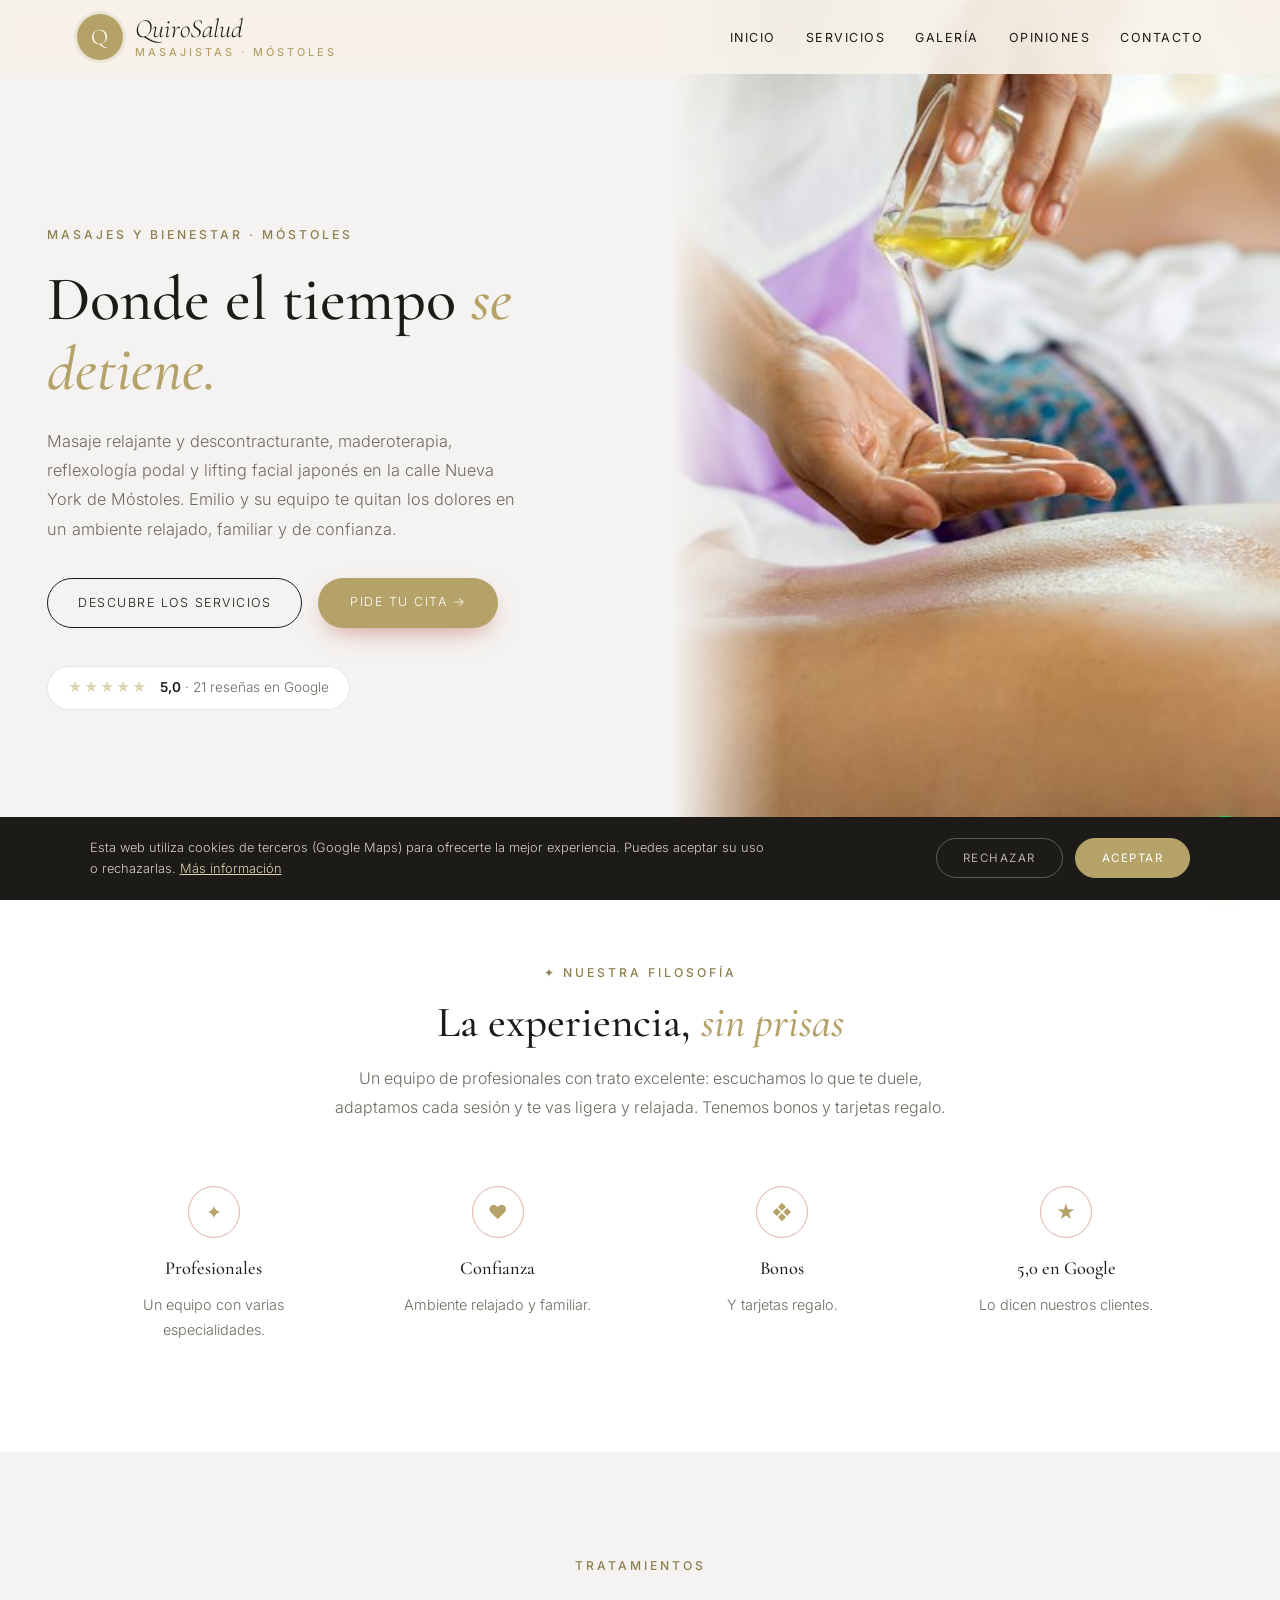
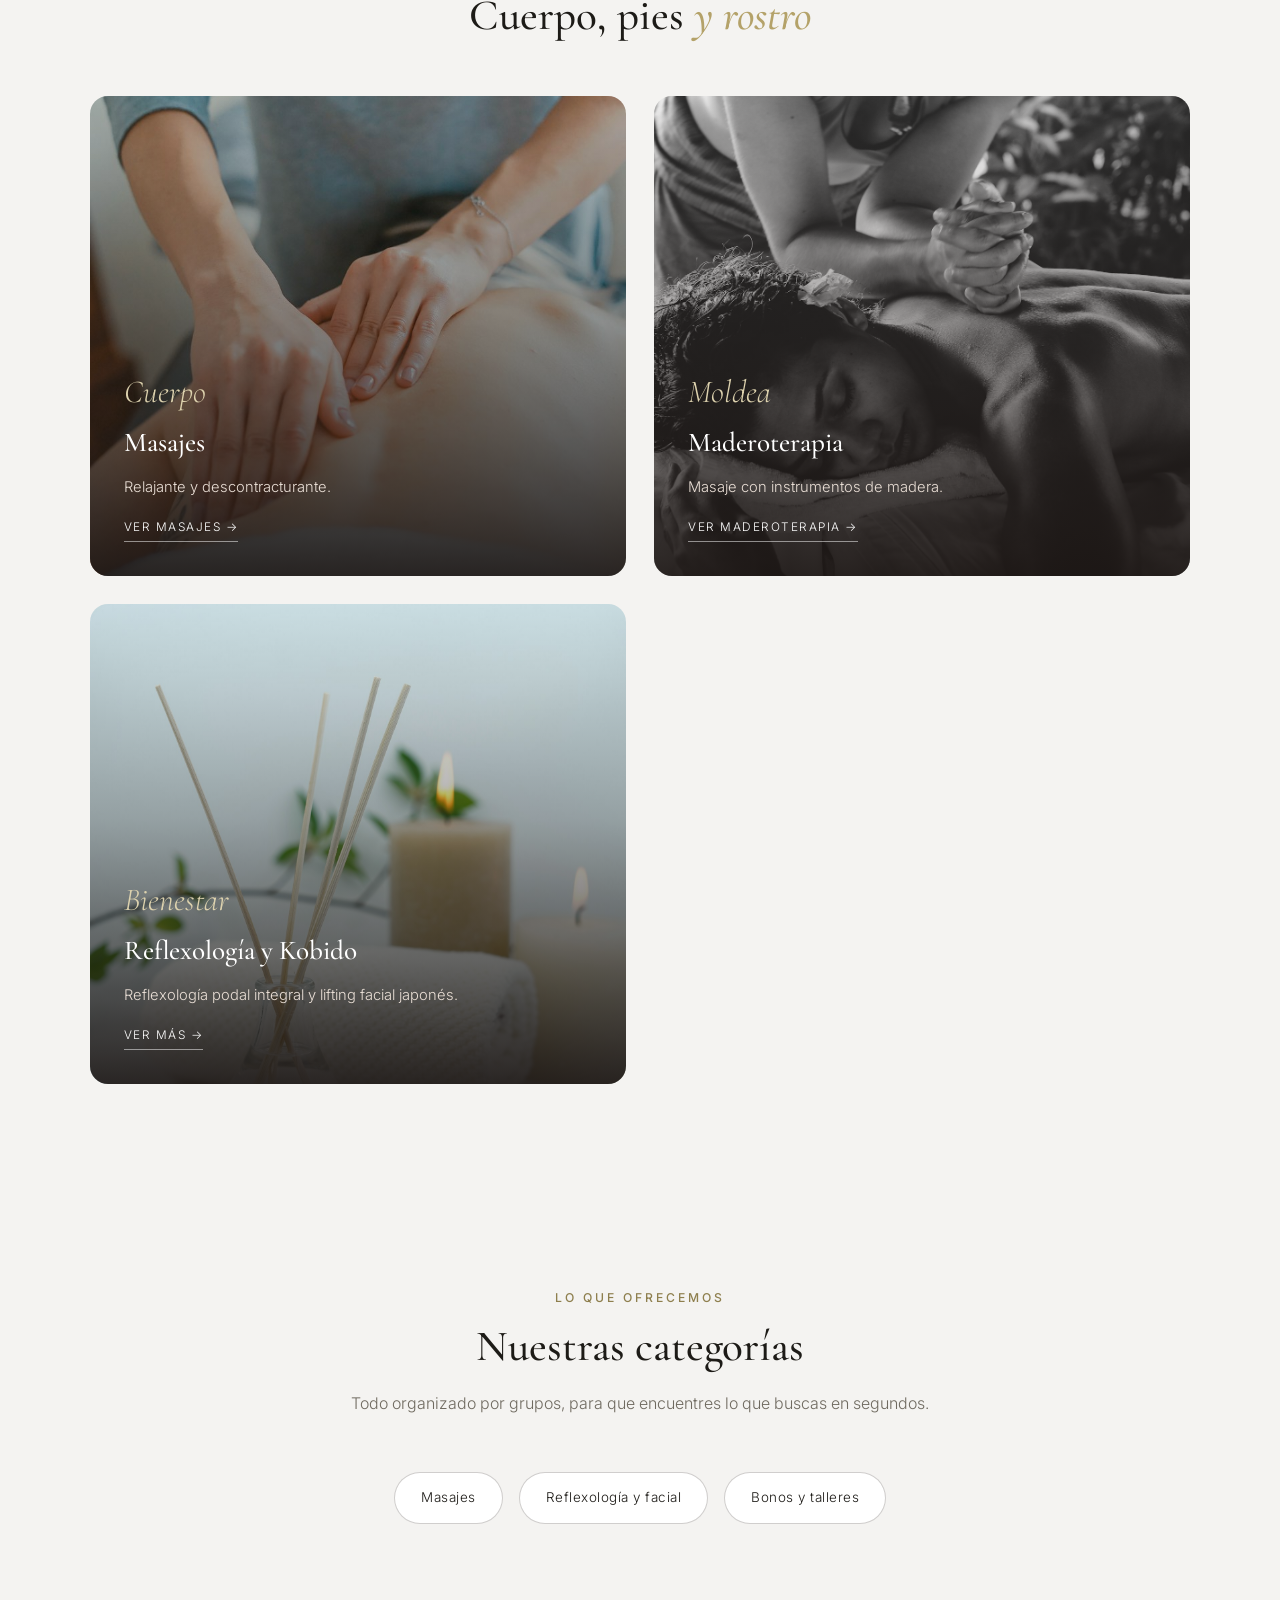
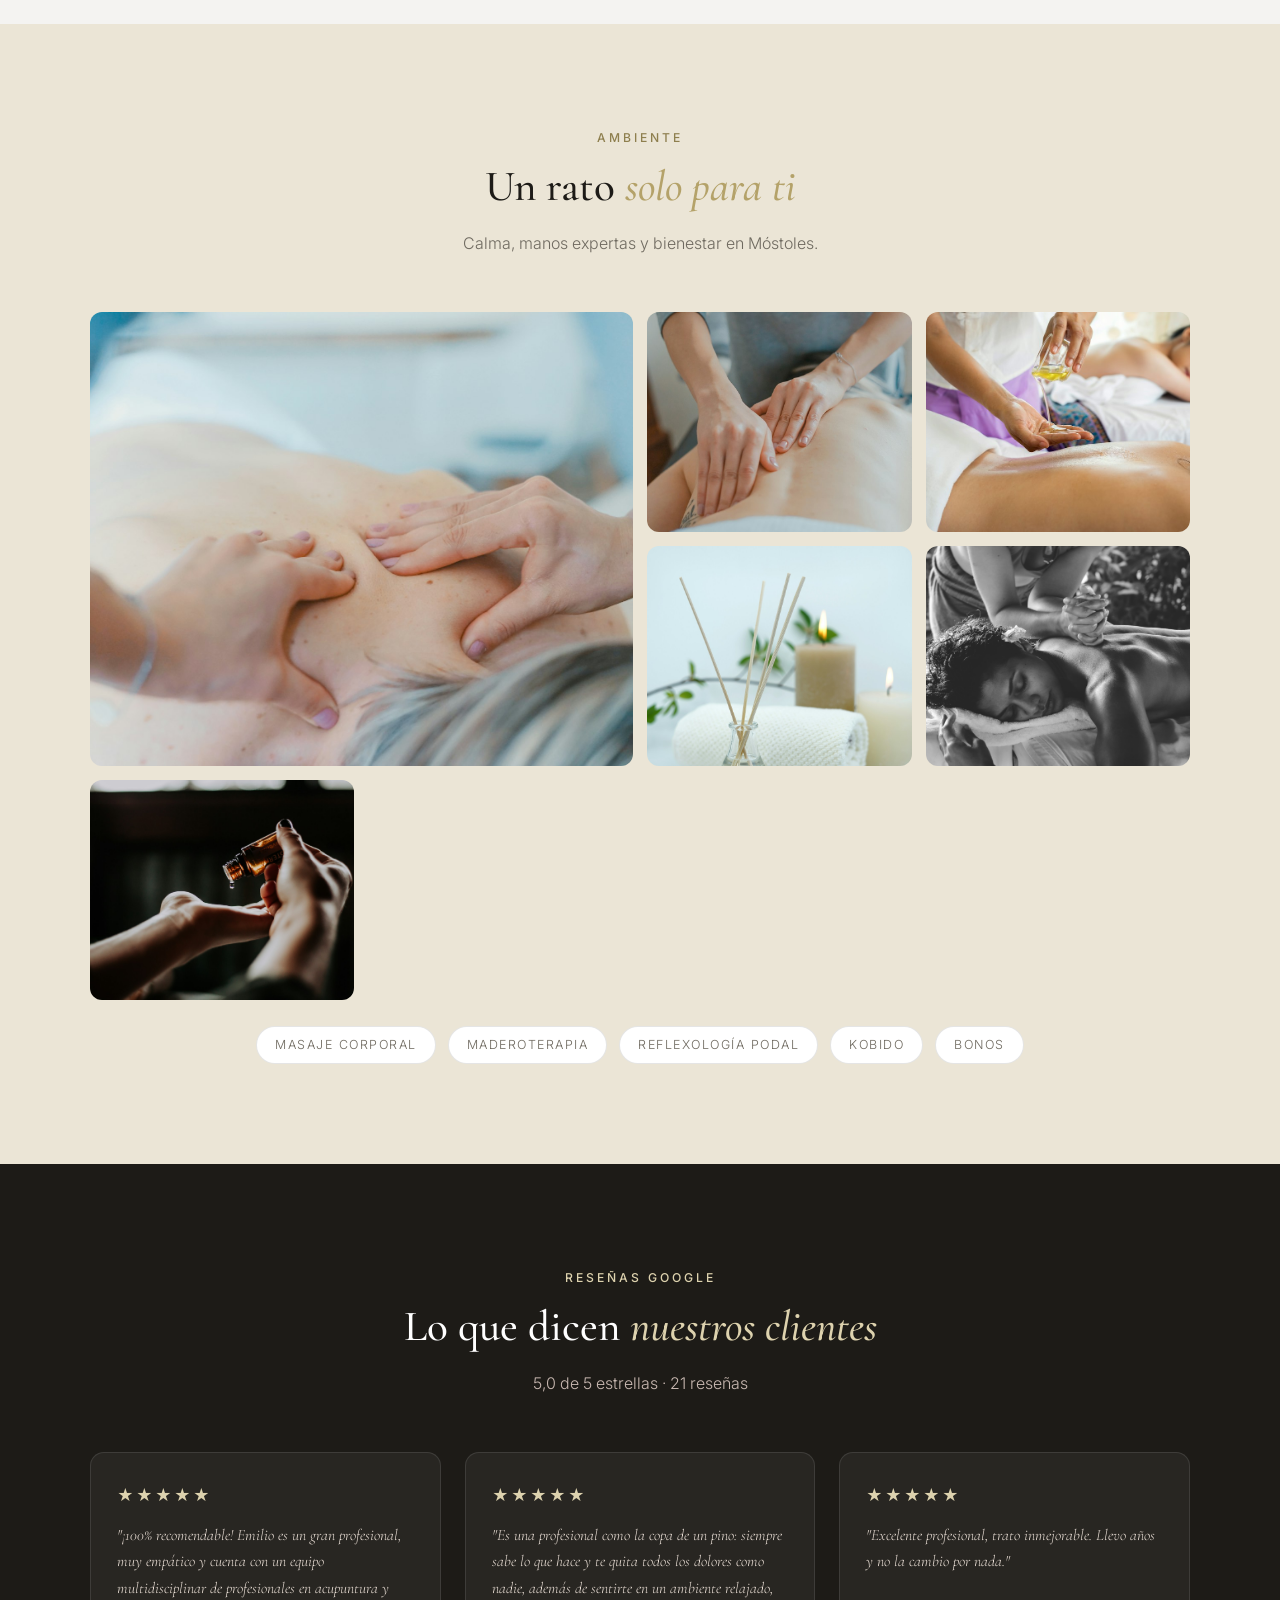
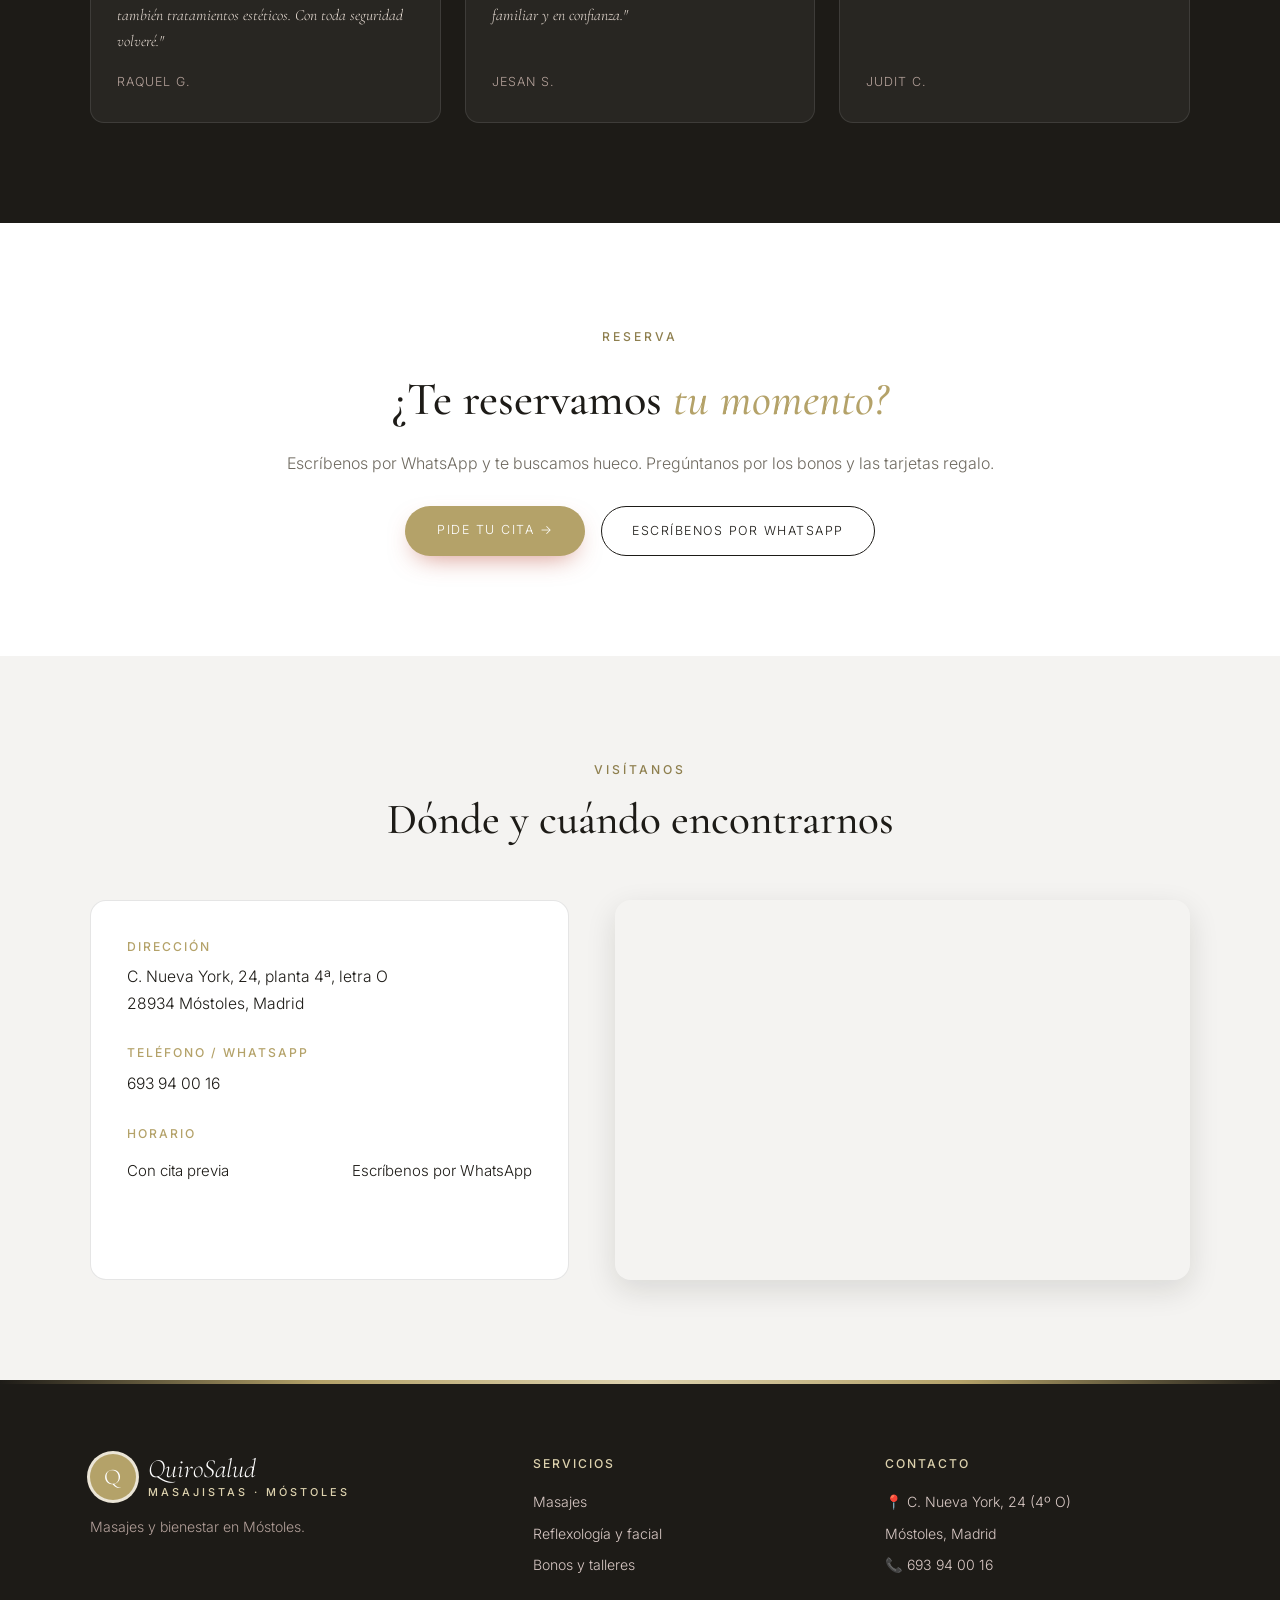
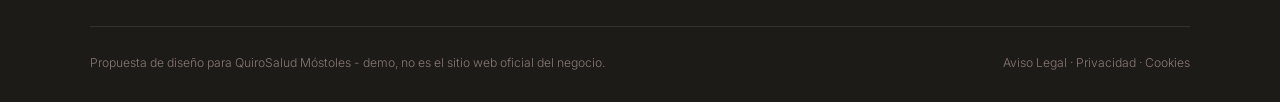
<file: index.html>
<!DOCTYPE html>
<html lang="es">
<head>
<meta charset="UTF-8">
<meta name="viewport" content="width=device-width, initial-scale=1.0">
<title>QuiroSalud Móstoles — Masajes, maderoterapia y reflexología en Móstoles</title>
<meta name="description" content="QuiroSalud Móstoles, masajistas en C. Nueva York 24, Móstoles. Masaje relajante y descontracturante, maderoterapia, reflexología podal, lifting facial japonés Kobido y bonos. 5,0★ con 21 reseñas en Google.">
<meta name="theme-color" content="#1d1b17">
<meta property="og:title" content="QuiroSalud Móstoles · Móstoles">
<meta property="og:image" content="stock_1544161515.jpg">

<link rel="preconnect" href="https://fonts.googleapis.com"><link rel="preconnect" href="https://fonts.gstatic.com" crossorigin><link href="https://fonts.googleapis.com/css2?family=Cormorant+Garamond:ital,wght@0,500;0,600;1,500&family=Inter:wght@300;400;500;600&display=swap" rel="stylesheet">
<link rel="stylesheet" href="styles.css">
</head>
<body>

<header id="header">
  <a href="index.html" class="logo" aria-label="QuiroSalud Móstoles, inicio"><span class="logo-mark">Q</span><span class="logo-text"><span class="script">QuiroSalud</span><small>masajistas · Móstoles</small></span></a>
  <nav id="nav" aria-label="Navegación principal"><ul><li><a href="index.html#inicio">Inicio</a></li><li><a href="servicios.html">Servicios</a></li><li><a href="index.html#galeria">Galería</a></li><li><a href="index.html#opiniones">Opiniones</a></li><li><a href="index.html#contacto">Contacto</a></li></ul></nav><button class="nav-toggle" id="navToggle" aria-label="Abrir menú">☰</button>
</header>

<section class="hero" id="inicio">
  <div class="hero-text">
    <span class="eyebrow">Masajes y bienestar · Móstoles</span>
    <h1>Donde el tiempo <em>se detiene.</em></h1>
    <p>Masaje relajante y descontracturante, maderoterapia, reflexología podal y lifting facial japonés en la calle Nueva York de Móstoles. Emilio y su equipo te quitan los dolores en un ambiente relajado, familiar y de confianza.</p>
    <div class="hero-ctas">
      <a href="servicios.html" class="btn-outline">Descubre los servicios</a>
      <a href="https://wa.me/34693940016?text=Hola%2C%20he%20visto%20vuestra%20web%20y%20me%20gustar%C3%ADa%20pedir%20cita%20en%20QuiroSalud%20M%C3%B3stoles" class="btn-solid" target="_blank" rel="noopener">Pide tu cita →</a>
    </div>
    <a class="hero-rating" href="https://www.google.com/maps/search/?api=1&query=QuiroSalud+Mostoles,+Calle+Nueva+York+24,+Mostoles" target="_blank" rel="noopener"><span class="stars">★★★★★</span><span><strong>5,0</strong> · 21 reseñas en Google</span></a>
  </div>
  <div class="hero-img"><img src="stock_1544161515.jpg" alt="Masaje con aceite" style="object-position:center 40%;"></div>
</section>

<section class="trust">
  <div class="section-head">
    <span class="eyebrow">✦ Nuestra filosofía</span>
    <h2>La experiencia, <em>sin prisas</em></h2>
    <p>Un equipo de profesionales con trato excelente: escuchamos lo que te duele, adaptamos cada sesión y te vas ligera y relajada. Tenemos bonos y tarjetas regalo.</p>
  </div>
  <div class="trust-grid">
    <div class="trust-card"><span class="trust-ic">✦</span><h3>Profesionales</h3><p>Un equipo con varias especialidades.</p></div>
    <div class="trust-card"><span class="trust-ic">♥</span><h3>Confianza</h3><p>Ambiente relajado y familiar.</p></div>
    <div class="trust-card"><span class="trust-ic">❖</span><h3>Bonos</h3><p>Y tarjetas regalo.</p></div>
    <div class="trust-card"><span class="trust-ic">★</span><h3>5,0 en Google</h3><p>Lo dicen nuestros clientes.</p></div>
  </div>
</section>

<section class="worlds">
  <div class="section-head">
    <span class="eyebrow">Tratamientos</span>
    <h2>Cuerpo, pies <em>y rostro</em></h2>
  </div>
  <div class="worlds-grid">
    <a href="servicios.html#masajes" class="world-card"><img src="stock_1519823551278.jpg" alt="Masajes"><div class="world-text"><span class="script">Cuerpo</span><h3>Masajes</h3><p>Relajante y descontracturante.</p><span class="world-link">Ver masajes →</span></div></a>
    <a href="servicios.html#masajes" class="world-card"><img src="stock_1591343395082.jpg" alt="Maderoterapia"><div class="world-text"><span class="script">Moldea</span><h3>Maderoterapia</h3><p>Masaje con instrumentos de madera.</p><span class="world-link">Ver maderoterapia →</span></div></a>
    <a href="servicios.html#reflexologia" class="world-card"><img src="stock_1620733723572.jpg" alt="Reflexología y Kobido"><div class="world-text"><span class="script">Bienestar</span><h3>Reflexología y Kobido</h3><p>Reflexología podal integral y lifting facial japonés.</p><span class="world-link">Ver más →</span></div></a>
  </div>
</section>

<section>
  <div class="section-head">
    <span class="eyebrow">Lo que ofrecemos</span>
    <h2>Nuestras categorías</h2>
    <p>Todo organizado por grupos, para que encuentres lo que buscas en segundos.</p>
  </div>
  <div class="cat-pills">
    <a href="servicios.html#masajes" class="cat-pill">Masajes</a>
    <a href="servicios.html#reflexologia" class="cat-pill">Reflexología y facial</a>
    <a href="servicios.html#bonos" class="cat-pill">Bonos y talleres</a>
  </div>
</section>

<section class="gallery-wrap" id="galeria">
  <div class="section-head">
    <span class="eyebrow">Ambiente</span>
    <h2>Un rato <em>solo para ti</em></h2>
    <p>Calma, manos expertas y bienestar en Móstoles.</p>
  </div>
  <div class="gallery">
    <figure class="big"><img src="stock_1519824145371.jpg" alt="Masaje de cuello y hombros" loading="lazy"></figure>
    <figure><img src="stock_1519823551278.jpg" alt="Masaje de espalda" loading="lazy"></figure>
    <figure><img src="stock_1544161515.jpg" alt="Aceite de masaje" loading="lazy"></figure>
    <figure><img src="stock_1620733723572.jpg" alt="Velas y toallas" loading="lazy"></figure>
    <figure><img src="stock_1591343395082.jpg" alt="Momento de relax" loading="lazy"></figure>
    <figure><img src="stock_1515377905703.jpg" alt="Aceites esenciales" loading="lazy"></figure>
  </div>
  <div class="brands"><span>Masaje corporal</span><span>Maderoterapia</span><span>Reflexología podal</span><span>Kobido</span><span>Bonos</span></div>
</section>

<section class="reviews-wrap" id="opiniones">
  <div class="section-head">
    <span class="eyebrow">Reseñas Google</span>
    <h2>Lo que dicen <em>nuestros clientes</em></h2>
    <p>5,0 de 5 estrellas · 21 reseñas</p>
  </div>
  <div class="review-grid">
    <div class="review-card"><div class="stars">★★★★★</div><p>"¡100% recomendable! Emilio es un gran profesional, muy empático y cuenta con un equipo multidisciplinar de profesionales en acupuntura y también tratamientos estéticos. Con toda seguridad volveré."</p><cite>Raquel G.</cite></div>
    <div class="review-card"><div class="stars">★★★★★</div><p>"Es una profesional como la copa de un pino: siempre sabe lo que hace y te quita todos los dolores como nadie, además de sentirte en un ambiente relajado, familiar y en confianza."</p><cite>Jesan S.</cite></div>
    <div class="review-card"><div class="stars">★★★★★</div><p>"Excelente profesional, trato inmejorable. Llevo años y no la cambio por nada."</p><cite>Judit C.</cite></div>
  </div>
</section>

<section class="cta-section">
  <span class="eyebrow">Reserva</span>
  <h2>¿Te reservamos <em>tu momento?</em></h2>
  <p>Escríbenos por WhatsApp y te buscamos hueco. Pregúntanos por los bonos y las tarjetas regalo.</p>
  <div class="cta-row">
    <a href="https://wa.me/34693940016?text=Hola%2C%20he%20visto%20vuestra%20web%20y%20me%20gustar%C3%ADa%20pedir%20cita%20en%20QuiroSalud%20M%C3%B3stoles" class="btn-solid" target="_blank" rel="noopener">Pide tu cita →</a>
    <a href="https://wa.me/34693940016?text=Hola%2C%20he%20visto%20vuestra%20web%20y%20me%20gustar%C3%ADa%20pedir%20cita%20en%20QuiroSalud%20M%C3%B3stoles" class="btn-outline" target="_blank" rel="noopener">Escríbenos por WhatsApp</a>
  </div>
</section>

<section class="contact-section" id="contacto">
  <div class="section-head">
    <span class="eyebrow">Visítanos</span>
    <h2>Dónde y cuándo encontrarnos</h2>
  </div>
  <div class="contact-grid">
    <div class="contact-info">
      <div class="contact-block"><h3>Dirección</h3><p>C. Nueva York, 24, planta 4ª, letra O<br>28934 Móstoles, Madrid</p></div>
      <div class="contact-block"><h3>Teléfono / WhatsApp</h3><p><a href="tel:+34693940016">693 94 00 16</a></p></div>
      <div class="contact-block"><h3>Horario</h3><ul class="hours-list"><li><span>Con cita previa</span><span>Escríbenos por WhatsApp</span></li></ul></div>
      
    </div>
    <div class="contact-map">
      <iframe title="Mapa de QuiroSalud Móstoles" src="https://www.google.com/maps?q=QuiroSalud+Mostoles,+Calle+Nueva+York+24,+Mostoles&output=embed" width="100%" height="100%" style="border:0;" allowfullscreen="" loading="lazy" referrerpolicy="no-referrer-when-downgrade"></iframe>
    </div>
  </div>
</section>

<footer>
  <div class="footer-grid">
    <div class="footer-brand">
      <a href="index.html" class="logo light"><span class="logo-mark">Q</span><span class="logo-text"><span class="script">QuiroSalud</span><small>masajistas · Móstoles</small></span></a>
      <p>Masajes y bienestar en Móstoles.</p>
    </div>
    <div><h4>Servicios</h4><ul><li><a href="servicios.html#masajes">Masajes</a></li><li><a href="servicios.html#reflexologia">Reflexología y facial</a></li><li><a href="servicios.html#bonos">Bonos y talleres</a></li></ul></div>
    <div><h4>Contacto</h4><ul><li>📍 C. Nueva York, 24 (4º O)</li><li>Móstoles, Madrid</li><li>📞 <a href="tel:+34693940016">693 94 00 16</a></li></ul></div>
  </div>
  <div class="footer-bottom">
    <span>Propuesta de diseño para QuiroSalud Móstoles - demo, no es el sitio web oficial del negocio.</span>
    <span><a href="aviso-legal.html">Aviso Legal</a> &middot; <a href="politica-privacidad.html">Privacidad</a> &middot; <a href="politica-cookies.html">Cookies</a></span>
  </div>
</footer>

<div id="cookie-banner" class="cookie-banner"><p>Esta web utiliza cookies de terceros (Google Maps) para ofrecerte la mejor experiencia. Puedes aceptar su uso o rechazarlas. <a href="politica-cookies.html">Más información</a></p><div class="cookie-actions"><button onclick="setCookieChoice('rejected')" class="ck-reject">Rechazar</button><button onclick="setCookieChoice('accepted')" class="ck-accept">Aceptar</button></div></div>
<div class="social-fabs"><a class="wa-fab" href="https://wa.me/34693940016?text=Hola%2C%20he%20visto%20vuestra%20web%20y%20me%20gustar%C3%ADa%20pedir%20cita%20en%20QuiroSalud%20M%C3%B3stoles" target="_blank" rel="noopener" aria-label="Escribir por WhatsApp"><svg width="28" height="28" viewBox="0 0 24 24" fill="white"><path d="M17.5 14.4c-.3-.1-1.8-.9-2-1s-.5-.1-.7.1-.8 1-.9 1.2-.3.2-.6.1a8.2 8.2 0 0 1-2.4-1.5 9 9 0 0 1-1.7-2.1c-.2-.3 0-.5.1-.6l.4-.5.3-.5v-.5l-.9-2.2c-.2-.6-.5-.5-.7-.5h-.6a1.1 1.1 0 0 0-.8.4 3.4 3.4 0 0 0-1 2.5 5.9 5.9 0 0 0 1.2 3.1 13.5 13.5 0 0 0 5.2 4.6c2.6 1 2.6.7 3.1.6a2.6 2.6 0 0 0 1.7-1.2 2.1 2.1 0 0 0 .2-1.2c-.1-.1-.3-.2-.6-.3ZM12 21.8a9.8 9.8 0 0 1-5-1.4l-.4-.2-3.7 1 1-3.6-.2-.4A9.8 9.8 0 1 1 12 21.8Zm8.4-18.3A11.8 11.8 0 0 0 1.8 17.7L.2 23.8l6.3-1.6a11.8 11.8 0 0 0 5.6 1.4A11.8 11.8 0 0 0 20.4 3.5Z"/></svg></a></div>
<script src="main.js"></script>
</body>
</html>
</file>
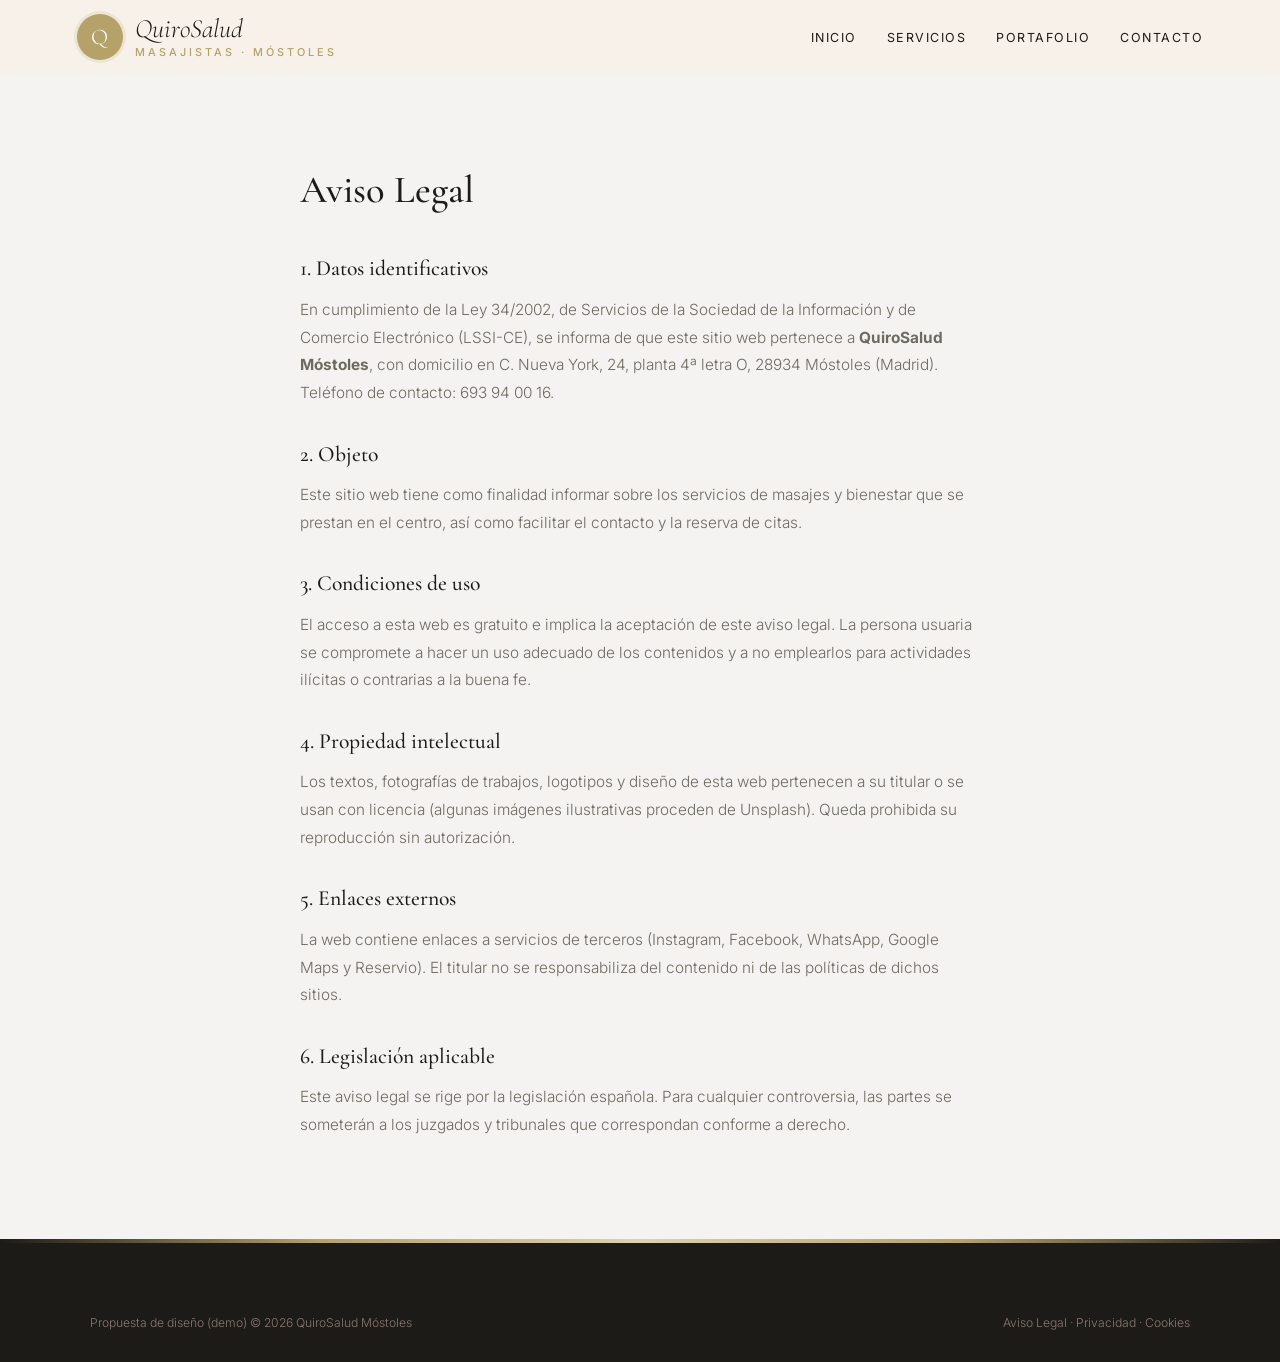
<file: aviso-legal.html>
<!DOCTYPE html>
<html lang="es">
<head>
<meta charset="UTF-8">
<meta name="viewport" content="width=device-width, initial-scale=1.0">
<title>Aviso Legal — QuiroSalud Móstoles</title>
<meta name="robots" content="noindex">

<link rel="preconnect" href="https://fonts.googleapis.com">
<link href="https://fonts.googleapis.com/css2?family=Cormorant+Garamond:ital,wght@0,500;0,600;1,500&family=Inter:wght@300;400;500;600&display=swap" rel="stylesheet">
<link rel="stylesheet" href="styles.css">
</head>
<body>
<header id="header" class="scrolled">
  <a href="index.html" class="logo" aria-label="QuiroSalud Móstoles, inicio">
    <span class="logo-mark">Q</span>
    <span class="logo-text"><span class="script">QuiroSalud</span><small>masajistas · Móstoles</small></span>
  </a>
  <nav id="nav" aria-label="Navegación principal">
    <ul>
      <li><a href="index.html#inicio">Inicio</a></li>
      <li><a href="servicios.html">Servicios</a></li>
      <li><a href="portafolio.html">Portafolio</a></li>
      <li><a href="index.html#contacto">Contacto</a></li>
    </ul>
  </nav>
  <button class="nav-toggle" id="navToggle" aria-label="Abrir menú">☰</button>
</header>
<main class="legal"><h1>Aviso Legal</h1>
<h2>1. Datos identificativos</h2>
<p>En cumplimiento de la Ley 34/2002, de Servicios de la Sociedad de la Información y de Comercio Electrónico (LSSI-CE), se informa de que este sitio web pertenece a <strong>QuiroSalud Móstoles</strong>, con domicilio en C. Nueva York, 24, planta 4ª letra O, 28934 Móstoles (Madrid). Teléfono de contacto: 693 94 00 16.</p>
<h2>2. Objeto</h2>
<p>Este sitio web tiene como finalidad informar sobre los servicios de masajes y bienestar que se prestan en el centro, así como facilitar el contacto y la reserva de citas.</p>
<h2>3. Condiciones de uso</h2>
<p>El acceso a esta web es gratuito e implica la aceptación de este aviso legal. La persona usuaria se compromete a hacer un uso adecuado de los contenidos y a no emplearlos para actividades ilícitas o contrarias a la buena fe.</p>
<h2>4. Propiedad intelectual</h2>
<p>Los textos, fotografías de trabajos, logotipos y diseño de esta web pertenecen a su titular o se usan con licencia (algunas imágenes ilustrativas proceden de Unsplash). Queda prohibida su reproducción sin autorización.</p>
<h2>5. Enlaces externos</h2>
<p>La web contiene enlaces a servicios de terceros (Instagram, Facebook, WhatsApp, Google Maps y Reservio). El titular no se responsabiliza del contenido ni de las políticas de dichos sitios.</p>
<h2>6. Legislación aplicable</h2>
<p>Este aviso legal se rige por la legislación española. Para cualquier controversia, las partes se someterán a los juzgados y tribunales que correspondan conforme a derecho.</p></main>
<footer>
  <div class="footer-bottom" style="margin-top:0">
    <span>Propuesta de diseño (demo) © 2026 QuiroSalud Móstoles</span>
    <span><a href="aviso-legal.html">Aviso Legal</a> &middot; <a href="politica-privacidad.html">Privacidad</a> &middot; <a href="politica-cookies.html">Cookies</a></span>
  </div>
</footer>
<script src="main.js"></script>
</body>
</html>
</file>
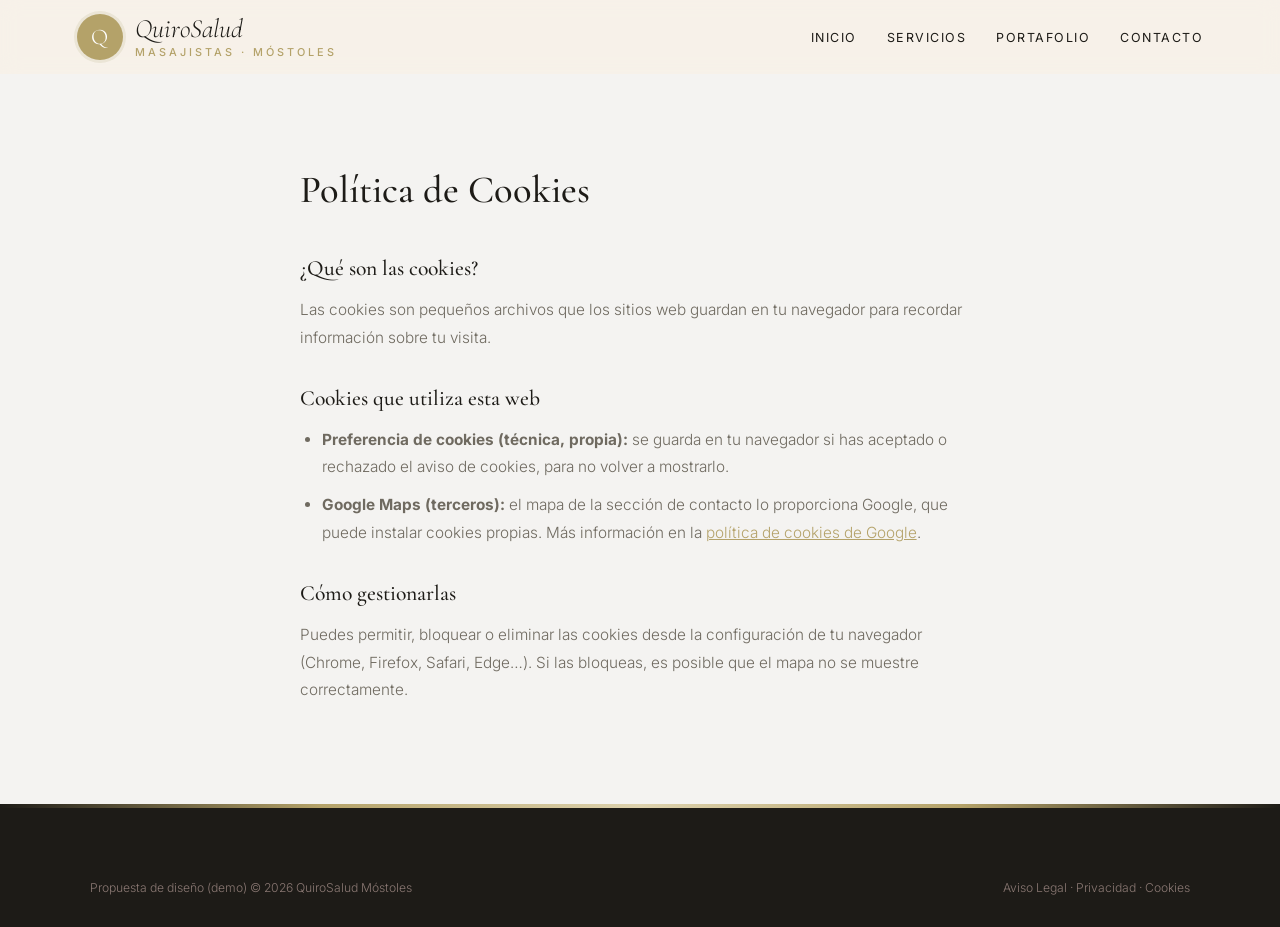
<file: politica-cookies.html>
<!DOCTYPE html>
<html lang="es">
<head>
<meta charset="UTF-8">
<meta name="viewport" content="width=device-width, initial-scale=1.0">
<title>Política de Cookies — QuiroSalud Móstoles</title>
<meta name="robots" content="noindex">

<link rel="preconnect" href="https://fonts.googleapis.com">
<link href="https://fonts.googleapis.com/css2?family=Cormorant+Garamond:ital,wght@0,500;0,600;1,500&family=Inter:wght@300;400;500;600&display=swap" rel="stylesheet">
<link rel="stylesheet" href="styles.css">
</head>
<body>
<header id="header" class="scrolled">
  <a href="index.html" class="logo" aria-label="QuiroSalud Móstoles, inicio">
    <span class="logo-mark">Q</span>
    <span class="logo-text"><span class="script">QuiroSalud</span><small>masajistas · Móstoles</small></span>
  </a>
  <nav id="nav" aria-label="Navegación principal">
    <ul>
      <li><a href="index.html#inicio">Inicio</a></li>
      <li><a href="servicios.html">Servicios</a></li>
      <li><a href="portafolio.html">Portafolio</a></li>
      <li><a href="index.html#contacto">Contacto</a></li>
    </ul>
  </nav>
  <button class="nav-toggle" id="navToggle" aria-label="Abrir menú">☰</button>
</header>
<main class="legal"><h1>Política de Cookies</h1>
<h2>¿Qué son las cookies?</h2>
<p>Las cookies son pequeños archivos que los sitios web guardan en tu navegador para recordar información sobre tu visita.</p>
<h2>Cookies que utiliza esta web</h2>
<ul>
<li><strong>Preferencia de cookies (técnica, propia):</strong> se guarda en tu navegador si has aceptado o rechazado el aviso de cookies, para no volver a mostrarlo.</li>
<li><strong>Google Maps (terceros):</strong> el mapa de la sección de contacto lo proporciona Google, que puede instalar cookies propias. Más información en la <a href="https://policies.google.com/technologies/cookies" target="_blank" rel="noopener">política de cookies de Google</a>.</li>
</ul>
<h2>Cómo gestionarlas</h2>
<p>Puedes permitir, bloquear o eliminar las cookies desde la configuración de tu navegador (Chrome, Firefox, Safari, Edge…). Si las bloqueas, es posible que el mapa no se muestre correctamente.</p></main>
<footer>
  <div class="footer-bottom" style="margin-top:0">
    <span>Propuesta de diseño (demo) © 2026 QuiroSalud Móstoles</span>
    <span><a href="aviso-legal.html">Aviso Legal</a> &middot; <a href="politica-privacidad.html">Privacidad</a> &middot; <a href="politica-cookies.html">Cookies</a></span>
  </div>
</footer>
<script src="main.js"></script>
</body>
</html>
</file>
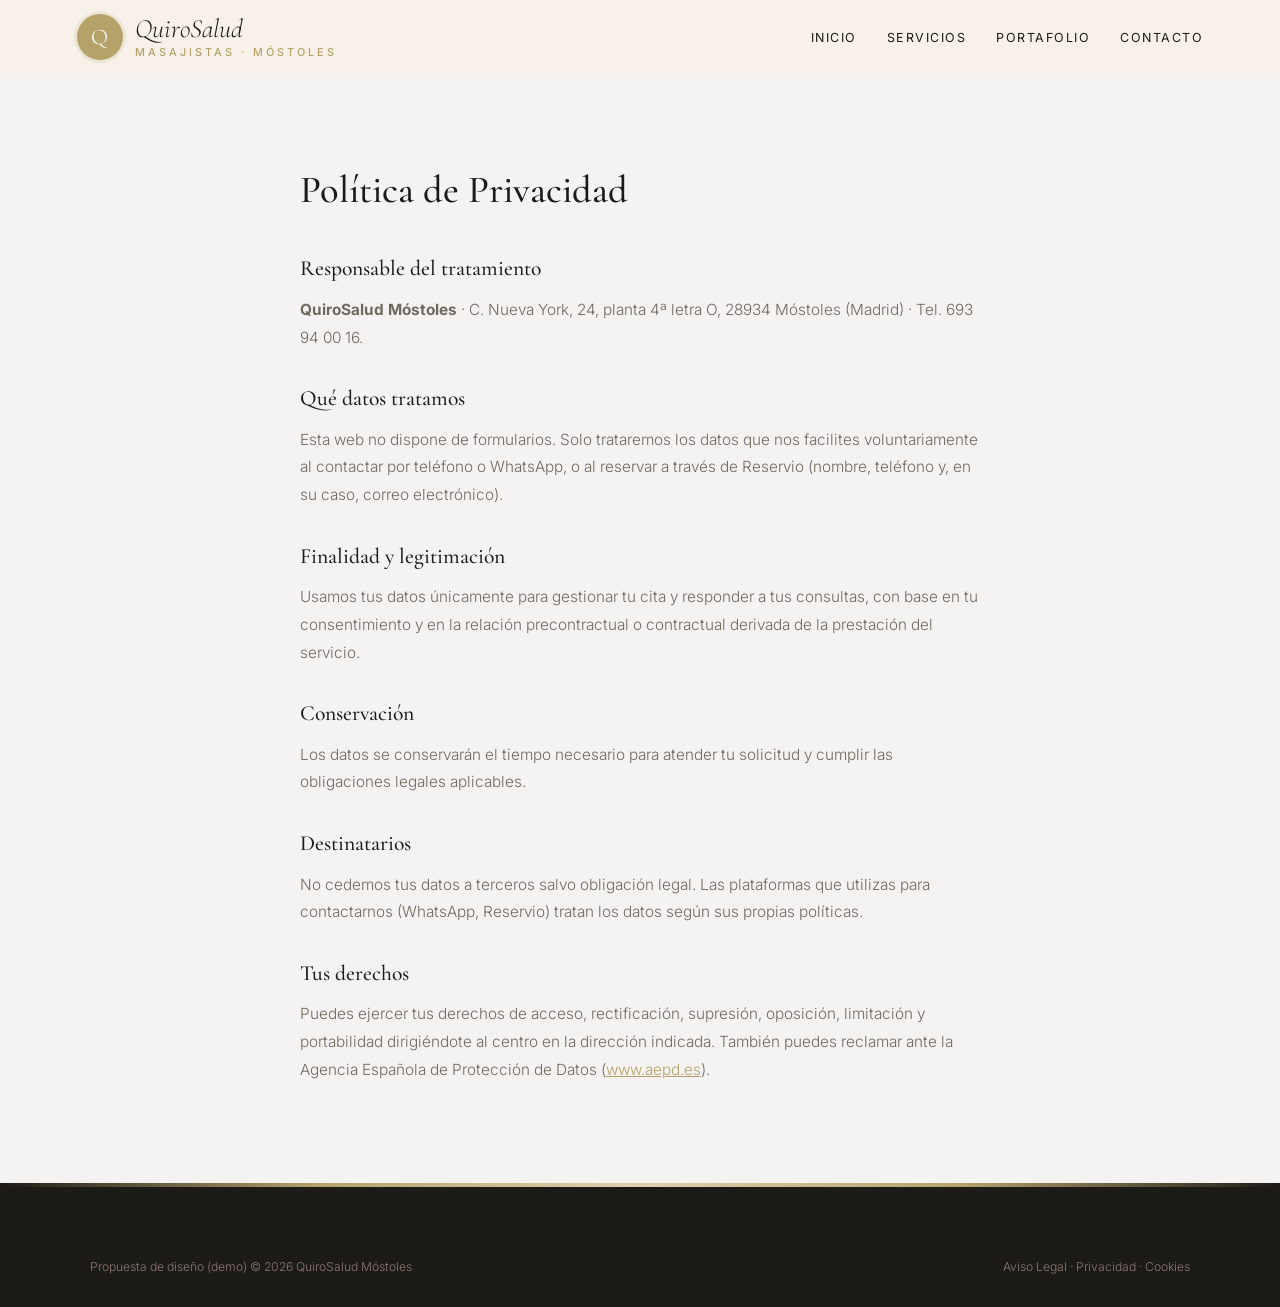
<file: politica-privacidad.html>
<!DOCTYPE html>
<html lang="es">
<head>
<meta charset="UTF-8">
<meta name="viewport" content="width=device-width, initial-scale=1.0">
<title>Política de Privacidad — QuiroSalud Móstoles</title>
<meta name="robots" content="noindex">

<link rel="preconnect" href="https://fonts.googleapis.com">
<link href="https://fonts.googleapis.com/css2?family=Cormorant+Garamond:ital,wght@0,500;0,600;1,500&family=Inter:wght@300;400;500;600&display=swap" rel="stylesheet">
<link rel="stylesheet" href="styles.css">
</head>
<body>
<header id="header" class="scrolled">
  <a href="index.html" class="logo" aria-label="QuiroSalud Móstoles, inicio">
    <span class="logo-mark">Q</span>
    <span class="logo-text"><span class="script">QuiroSalud</span><small>masajistas · Móstoles</small></span>
  </a>
  <nav id="nav" aria-label="Navegación principal">
    <ul>
      <li><a href="index.html#inicio">Inicio</a></li>
      <li><a href="servicios.html">Servicios</a></li>
      <li><a href="portafolio.html">Portafolio</a></li>
      <li><a href="index.html#contacto">Contacto</a></li>
    </ul>
  </nav>
  <button class="nav-toggle" id="navToggle" aria-label="Abrir menú">☰</button>
</header>
<main class="legal"><h1>Política de Privacidad</h1>
<h2>Responsable del tratamiento</h2>
<p><strong>QuiroSalud Móstoles</strong> · C. Nueva York, 24, planta 4ª letra O, 28934 Móstoles (Madrid) · Tel. 693 94 00 16.</p>
<h2>Qué datos tratamos</h2>
<p>Esta web no dispone de formularios. Solo trataremos los datos que nos facilites voluntariamente al contactar por teléfono o WhatsApp, o al reservar a través de Reservio (nombre, teléfono y, en su caso, correo electrónico).</p>
<h2>Finalidad y legitimación</h2>
<p>Usamos tus datos únicamente para gestionar tu cita y responder a tus consultas, con base en tu consentimiento y en la relación precontractual o contractual derivada de la prestación del servicio.</p>
<h2>Conservación</h2>
<p>Los datos se conservarán el tiempo necesario para atender tu solicitud y cumplir las obligaciones legales aplicables.</p>
<h2>Destinatarios</h2>
<p>No cedemos tus datos a terceros salvo obligación legal. Las plataformas que utilizas para contactarnos (WhatsApp, Reservio) tratan los datos según sus propias políticas.</p>
<h2>Tus derechos</h2>
<p>Puedes ejercer tus derechos de acceso, rectificación, supresión, oposición, limitación y portabilidad dirigiéndote al centro en la dirección indicada. También puedes reclamar ante la Agencia Española de Protección de Datos (<a href="https://www.aepd.es" target="_blank" rel="noopener">www.aepd.es</a>).</p></main>
<footer>
  <div class="footer-bottom" style="margin-top:0">
    <span>Propuesta de diseño (demo) © 2026 QuiroSalud Móstoles</span>
    <span><a href="aviso-legal.html">Aviso Legal</a> &middot; <a href="politica-privacidad.html">Privacidad</a> &middot; <a href="politica-cookies.html">Cookies</a></span>
  </div>
</footer>
<script src="main.js"></script>
</body>
</html>
</file>
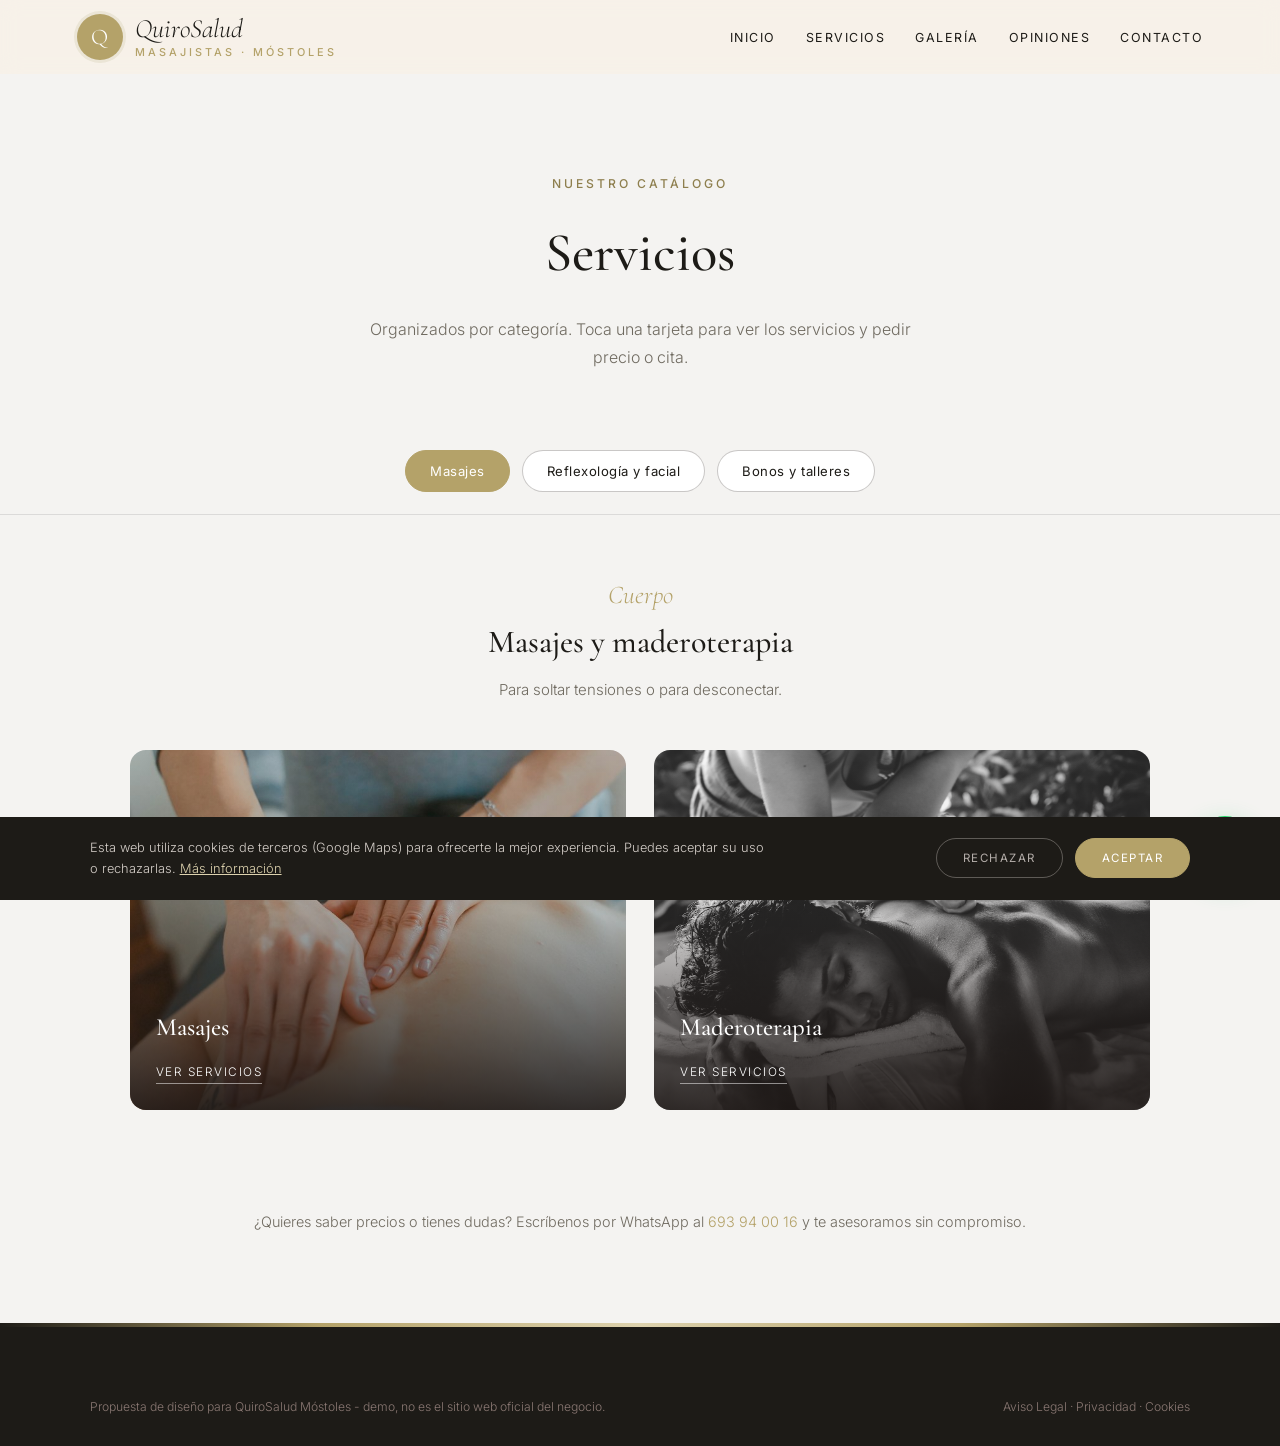
<file: servicios.html>
<!DOCTYPE html>
<html lang="es">
<head>
<meta charset="UTF-8">
<meta name="viewport" content="width=device-width, initial-scale=1.0">
<title>Servicios — QuiroSalud Móstoles · Móstoles</title>
<meta name="description" content="Servicios de QuiroSalud Móstoles en Móstoles.">

<link rel="preconnect" href="https://fonts.googleapis.com"><link rel="preconnect" href="https://fonts.gstatic.com" crossorigin><link href="https://fonts.googleapis.com/css2?family=Cormorant+Garamond:ital,wght@0,500;0,600;1,500&family=Inter:wght@300;400;500;600&display=swap" rel="stylesheet">
<link rel="stylesheet" href="styles.css">
</head>
<body>

<header id="header" class="scrolled">
  <a href="index.html" class="logo" aria-label="QuiroSalud Móstoles, inicio"><span class="logo-mark">Q</span><span class="logo-text"><span class="script">QuiroSalud</span><small>masajistas · Móstoles</small></span></a>
  <nav id="nav" aria-label="Navegación principal"><ul><li><a href="index.html#inicio">Inicio</a></li><li><a href="servicios.html">Servicios</a></li><li><a href="index.html#galeria">Galería</a></li><li><a href="index.html#opiniones">Opiniones</a></li><li><a href="index.html#contacto">Contacto</a></li></ul></nav><button class="nav-toggle" id="navToggle" aria-label="Abrir menú">☰</button>
</header>

<div class="page-hero">
  <span class="eyebrow">Nuestro catálogo</span>
  <h1>Servicios</h1>
  <p>Organizados por categoría. Toca una tarjeta para ver los servicios y pedir precio o cita.</p>
</div>

<div class="tabs">
  <button class="tab-btn active" data-tab="masajes">Masajes</button>
  <button class="tab-btn" data-tab="reflexologia">Reflexología y facial</button>
  <button class="tab-btn" data-tab="bonos">Bonos y talleres</button>
  
</div>

<div class="tab-panel active" id="masajes">
  <div class="tab-intro"><span class="script">Cuerpo</span><h2>Masajes y maderoterapia</h2><p>Para soltar tensiones o para desconectar.</p></div>
  <div class="cat-grid">
    <div class="cat-card" onclick="openModal('masaje')"><img src="stock_1519823551278.jpg" alt="Masajes" loading="lazy"><div class="cat-card-text"><h3>Masajes</h3><span>Ver servicios</span></div></div>
    <div class="cat-card" onclick="openModal('madera')"><img src="stock_1591343395082.jpg" alt="Maderoterapia" loading="lazy"><div class="cat-card-text"><h3>Maderoterapia</h3><span>Ver servicios</span></div></div>
  </div>
</div>

<div class="tab-panel" id="reflexologia">
  <div class="tab-intro"><span class="script">Bienestar</span><h2>Reflexología podal y lifting facial</h2><p>Pies y rostro, con técnicas de bienestar.</p></div>
  <div class="cat-grid">
    <div class="cat-card" onclick="openModal('reflexo')"><img src="stock_1620733723572.jpg" alt="Reflexología podal" loading="lazy"><div class="cat-card-text"><h3>Reflexología podal</h3><span>Ver servicios</span></div></div>
    <div class="cat-card" onclick="openModal('kobido')"><img src="stock_1515377905703.jpg" alt="Lifting facial japonés" loading="lazy"><div class="cat-card-text"><h3>Lifting facial japonés</h3><span>Ver servicios</span></div></div>
  </div>
</div>

<div class="tab-panel" id="bonos">
  <div class="tab-intro"><span class="script">Regala</span><h2>Bonos, tarjetas regalo y talleres</h2><p>Pregúntanos por WhatsApp.</p></div>
  <div class="cat-grid single">
    <div class="cat-card" onclick="openModal('bonos')"><img src="stock_1544161515.jpg" alt="Bonos y tarjetas regalo" loading="lazy"><div class="cat-card-text"><h3>Bonos y tarjetas regalo</h3><span>Ver servicios</span></div></div>
  </div>
</div>


<p class="services-note">¿Quieres saber precios o tienes dudas? Escríbenos por WhatsApp al <a href="https://wa.me/34693940016" target="_blank" rel="noopener" style="color:var(--red)">693 94 00 16</a> y te asesoramos sin compromiso.</p>

<div class="modal-overlay" id="modal-masaje"><div class="modal">
  <button class="modal-close" onclick="closeModal('masaje')" aria-label="Cerrar">×</button>
  <h3>Masajes</h3><p class="modal-sub">Corporal</p>
  <div class="svc-row"><div><div class="svc-name">Masaje corporal</div><span class="svc-desc"></span></div><div class="svc-price">Consultar</div></div>
  <div class="svc-row"><div><div class="svc-name">Masaje relajante</div><span class="svc-desc"></span></div><div class="svc-price">Consultar</div></div>
  <div class="svc-row"><div><div class="svc-name">Masaje descontracturante</div><span class="svc-desc"></span></div><div class="svc-price">Consultar</div></div>
  <a class="modal-cta alt" href="https://wa.me/34693940016?text=Hola%2C%20quiero%20informaci%C3%B3n%20sobre%20masajes" target="_blank" rel="noopener">Pedir cita por WhatsApp</a>
</div></div>

<div class="modal-overlay" id="modal-madera"><div class="modal">
  <button class="modal-close" onclick="closeModal('madera')" aria-label="Cerrar">×</button>
  <h3>Maderoterapia</h3><p class="modal-sub">Corporal</p>
  <div class="svc-row"><div><div class="svc-name">Maderoterapia corporal</div><span class="svc-desc"></span></div><div class="svc-price">Consultar</div></div>
  <a class="modal-cta alt" href="https://wa.me/34693940016?text=Hola%2C%20quiero%20informaci%C3%B3n%20sobre%20maderoterapia" target="_blank" rel="noopener">Pedir cita por WhatsApp</a>
</div></div>

<div class="modal-overlay" id="modal-reflexo"><div class="modal">
  <button class="modal-close" onclick="closeModal('reflexo')" aria-label="Cerrar">×</button>
  <h3>Reflexología podal</h3><p class="modal-sub">Pies</p>
  <div class="svc-row"><div><div class="svc-name">Reflexología podal integral</div><span class="svc-desc"></span></div><div class="svc-price">Consultar</div></div>
  <a class="modal-cta alt" href="https://wa.me/34693940016?text=Hola%2C%20quiero%20informaci%C3%B3n%20sobre%20reflexolog%C3%ADa%20podal" target="_blank" rel="noopener">Pedir cita por WhatsApp</a>
</div></div>

<div class="modal-overlay" id="modal-kobido"><div class="modal">
  <button class="modal-close" onclick="closeModal('kobido')" aria-label="Cerrar">×</button>
  <h3>Lifting facial japonés</h3><p class="modal-sub">Rostro</p>
  <div class="svc-row"><div><div class="svc-name">Masaje facial Kobido</div><span class="svc-desc"></span></div><div class="svc-price">Consultar</div></div>
  <a class="modal-cta alt" href="https://wa.me/34693940016?text=Hola%2C%20quiero%20informaci%C3%B3n%20sobre%20lifting%20facial%20japon%C3%A9s" target="_blank" rel="noopener">Pedir cita por WhatsApp</a>
</div></div>

<div class="modal-overlay" id="modal-bonos"><div class="modal">
  <button class="modal-close" onclick="closeModal('bonos')" aria-label="Cerrar">×</button>
  <h3>Bonos y tarjetas regalo</h3><p class="modal-sub">Para ti o para regalar</p>
  <div class="svc-row"><div><div class="svc-name">Bonos de sesiones</div><span class="svc-desc"></span></div><div class="svc-price">Consultar</div></div>
  <div class="svc-row"><div><div class="svc-name">Tarjetas regalo</div><span class="svc-desc"></span></div><div class="svc-price">Consultar</div></div>
  <div class="svc-row"><div><div class="svc-name">Talleres y consultas de mindfulness y gestión de emociones</div><span class="svc-desc"></span></div><div class="svc-price">Consultar</div></div>
  <a class="modal-cta alt" href="https://wa.me/34693940016?text=Hola%2C%20quiero%20informaci%C3%B3n%20sobre%20bonos%20y%20tarjetas%20regalo" target="_blank" rel="noopener">Pedir cita por WhatsApp</a>
</div></div>


<footer>
  <div class="footer-bottom" style="margin-top:0">
    <span>Propuesta de diseño para QuiroSalud Móstoles - demo, no es el sitio web oficial del negocio.</span>
    <span><a href="aviso-legal.html">Aviso Legal</a> &middot; <a href="politica-privacidad.html">Privacidad</a> &middot; <a href="politica-cookies.html">Cookies</a></span>
  </div>
</footer>

<div id="cookie-banner" class="cookie-banner"><p>Esta web utiliza cookies de terceros (Google Maps) para ofrecerte la mejor experiencia. Puedes aceptar su uso o rechazarlas. <a href="politica-cookies.html">Más información</a></p><div class="cookie-actions"><button onclick="setCookieChoice('rejected')" class="ck-reject">Rechazar</button><button onclick="setCookieChoice('accepted')" class="ck-accept">Aceptar</button></div></div>
<div class="social-fabs"><a class="wa-fab" href="https://wa.me/34693940016?text=Hola%2C%20he%20visto%20vuestra%20web%20y%20me%20gustar%C3%ADa%20pedir%20cita%20en%20QuiroSalud%20M%C3%B3stoles" target="_blank" rel="noopener" aria-label="Escribir por WhatsApp"><svg width="28" height="28" viewBox="0 0 24 24" fill="white"><path d="M17.5 14.4c-.3-.1-1.8-.9-2-1s-.5-.1-.7.1-.8 1-.9 1.2-.3.2-.6.1a8.2 8.2 0 0 1-2.4-1.5 9 9 0 0 1-1.7-2.1c-.2-.3 0-.5.1-.6l.4-.5.3-.5v-.5l-.9-2.2c-.2-.6-.5-.5-.7-.5h-.6a1.1 1.1 0 0 0-.8.4 3.4 3.4 0 0 0-1 2.5 5.9 5.9 0 0 0 1.2 3.1 13.5 13.5 0 0 0 5.2 4.6c2.6 1 2.6.7 3.1.6a2.6 2.6 0 0 0 1.7-1.2 2.1 2.1 0 0 0 .2-1.2c-.1-.1-.3-.2-.6-.3ZM12 21.8a9.8 9.8 0 0 1-5-1.4l-.4-.2-3.7 1 1-3.6-.2-.4A9.8 9.8 0 1 1 12 21.8Zm8.4-18.3A11.8 11.8 0 0 0 1.8 17.7L.2 23.8l6.3-1.6a11.8 11.8 0 0 0 5.6 1.4A11.8 11.8 0 0 0 20.4 3.5Z"/></svg></a></div>
<script src="main.js"></script>
</body>
</html>
</file>
<file: styles.css>
:root{
  --cream:#f4f3f1; --paper:#ffffff; --tint:#ebe5d6; --ink:#1d1b17; --dark:#1d1b17; --muted:#6f6a60;
  --red:#b4a269; --red-dark:#8e7f4e; --teal:#8e7f4e; --gold:#ddd2ae; --line:rgba(0,0,0,.1);
  --brand-gradient:linear-gradient(90deg,#1d1b17,#b4a269,#ddd2ae,#b4a269,#1d1b17);
}
*{margin:0;padding:0;box-sizing:border-box;}
html{scroll-behavior:smooth;}
body{font-family:'Inter',sans-serif;background:var(--cream);color:var(--ink);overflow-x:hidden;font-weight:300;line-height:1.6;}
a{text-decoration:none;color:inherit;}
h1,h2,h3{font-family:'Cormorant Garamond',serif;font-weight:500;}
h1 em,h2 em{font-style:italic;color:var(--red);}
img{max-width:100%;display:block;}
.script{font-family:'Cormorant Garamond',serif;font-style:italic;}

/* HEADER */
header{position:fixed;top:0;left:0;right:0;z-index:100;display:flex;justify-content:space-between;align-items:center;padding:14px 6%;background:rgba(247,241,233,.92);backdrop-filter:blur(10px);-webkit-backdrop-filter:blur(10px);transition:box-shadow .3s,padding .3s;}
header.scrolled{box-shadow:0 2px 24px rgba(28,22,20,.1);padding:8px 6%;}
.logo{display:flex;align-items:center;gap:12px;color:var(--dark);}
.logo-badge{width:58px;height:58px;border-radius:50%;object-fit:cover;box-shadow:0 0 0 2px var(--gold),0 6px 16px rgba(28,22,20,.15);transition:width .3s,height .3s;}
header.scrolled .logo-badge{width:46px;height:46px;}
.logo-text{display:flex;flex-direction:column;line-height:1;}
.logo-text .script{font-size:1.65rem;color:var(--dark);}
.logo-text small{font-size:.68rem;letter-spacing:3px;text-transform:uppercase;color:var(--red);margin-top:4px;font-weight:500;}
.logo.light .logo-text .script{color:#fff;}
.logo.light .logo-text small{color:var(--gold);}
nav ul{list-style:none;display:flex;gap:30px;}
nav a{font-size:.78rem;letter-spacing:1.5px;text-transform:uppercase;font-weight:400;position:relative;padding:4px 0;}
nav a::after{content:"";position:absolute;left:0;bottom:-2px;height:1px;width:100%;background:var(--red);transform:scaleX(0);transform-origin:right;transition:transform .3s;}
nav a:hover::after{transform:scaleX(1);transform-origin:left;}
.nav-toggle{display:none;font-size:1.6rem;background:none;border:none;color:var(--dark);cursor:pointer;}

/* BOTONES */
.btn-outline{display:inline-block;border:1px solid var(--dark);color:var(--dark);padding:14px 30px;font-size:.78rem;letter-spacing:1.5px;text-transform:uppercase;border-radius:40px;transition:all .25s;}
.btn-outline:hover{background:var(--dark);color:var(--cream);}
.btn-outline.light{border-color:rgba(255,255,255,.5);color:#fff;}
.btn-outline.light:hover{background:#fff;color:var(--dark);}
.btn-solid{display:inline-block;background:var(--red);color:#fff;padding:14px 32px;font-size:.78rem;letter-spacing:1.5px;text-transform:uppercase;border-radius:40px;transition:transform .25s,box-shadow .25s,background .25s;box-shadow:0 10px 26px -10px rgba(181,64,44,.6);}
.btn-solid:hover{transform:translateY(-2px);background:var(--red-dark);}

/* HERO */
.hero{min-height:95vh;display:grid;grid-template-columns:1.05fr .95fr;align-items:stretch;padding:0;}
.hero-text{display:flex;flex-direction:column;justify-content:center;padding:150px 7% 70px;}
.eyebrow{display:inline-block;color:var(--teal);text-transform:uppercase;letter-spacing:3px;font-size:.76rem;font-weight:500;}
.hero-text .eyebrow{margin-bottom:20px;}
.hero-text h1{font-size:clamp(2.4rem,5vw,3.9rem);line-height:1.12;margin-bottom:22px;color:var(--dark);}
.hero-text p{font-size:1.02rem;color:var(--muted);max-width:470px;line-height:1.8;margin-bottom:34px;}
.hero-ctas{display:flex;gap:16px;flex-wrap:wrap;}
.hero-rating{display:inline-flex;align-items:center;gap:12px;margin-top:38px;padding:10px 20px;border:1px solid var(--line);border-radius:40px;background:var(--paper);font-size:.85rem;color:var(--muted);align-self:flex-start;}
.hero-rating strong{color:var(--dark);font-weight:600;}
.stars{color:var(--gold);letter-spacing:2px;}
.hero-img{position:relative;overflow:hidden;}
.hero-img img{width:100%;height:100%;object-fit:cover;position:absolute;inset:0;}
.hero-img::after{content:"";position:absolute;inset:0;background:linear-gradient(90deg,var(--cream) 0%,rgba(247,241,233,0) 18%);}

/* SECCIONES */
section{padding:100px 7%;}
.section-head{text-align:center;max-width:640px;margin:0 auto 54px;}
.section-head h2{font-size:clamp(1.9rem,4vw,2.7rem);margin-top:12px;color:var(--dark);line-height:1.2;}
.section-head p{margin-top:16px;color:var(--muted);line-height:1.8;}

.trust{background:var(--paper);border-top:4px solid transparent;border-image:var(--brand-gradient) 1;}
.trust-grid{display:grid;grid-template-columns:repeat(auto-fit,minmax(230px,1fr));gap:36px;max-width:1150px;margin:0 auto;}
.trust-card{text-align:center;padding:10px;}
.trust-ic{display:inline-grid;place-items:center;width:52px;height:52px;border-radius:50%;border:1px solid rgba(181,64,44,.4);color:var(--red);font-size:1.2rem;margin-bottom:16px;}
.trust-card h3{font-size:1.15rem;color:var(--dark);margin-bottom:10px;}
.trust-card p{font-size:.9rem;color:var(--muted);line-height:1.7;}

/* DOS MUNDOS */
.worlds{background:var(--cream);}
.worlds-grid{display:grid;grid-template-columns:1fr 1fr;gap:28px;max-width:1150px;margin:0 auto;}
.world-card{position:relative;border-radius:18px;overflow:hidden;min-height:480px;display:flex;align-items:flex-end;color:#fff;}
.world-card img{position:absolute;inset:0;width:100%;height:100%;object-fit:cover;transition:transform .6s;}
.world-card:hover img{transform:scale(1.05);}
.world-card::after{content:"";position:absolute;inset:0;background:linear-gradient(to top,rgba(28,22,20,.92) 0%,rgba(28,22,20,.35) 55%,rgba(28,22,20,.05) 100%);}
.world-text{position:relative;z-index:2;padding:34px;}
.world-text .script{font-size:2rem;color:var(--gold);}
.world-text h3{font-size:1.7rem;margin:4px 0 10px;}
.world-text p{font-size:.92rem;color:#eadfd6;line-height:1.7;max-width:440px;}
.world-link{display:inline-block;margin-top:18px;font-size:.74rem;letter-spacing:1.5px;text-transform:uppercase;border-bottom:1px solid rgba(255,255,255,.5);padding-bottom:4px;}

/* PILLS */
.cat-pills{display:flex;flex-wrap:wrap;gap:16px;justify-content:center;max-width:1000px;margin:0 auto;}
.cat-pill{border:1px solid rgba(43,33,29,.22);padding:14px 26px;border-radius:30px;font-size:.84rem;letter-spacing:.5px;transition:all .2s;background:var(--paper);}
.cat-pill:hover{background:var(--red);color:#fff;border-color:var(--red);}

/* GALERIA */
.gallery-wrap{background:var(--tint);}
.gallery{max-width:1200px;margin:0 auto;display:grid;grid-template-columns:repeat(4,1fr);grid-auto-rows:220px;gap:14px;}
.gallery figure{overflow:hidden;border-radius:12px;margin:0;}
.gallery img{width:100%;height:100%;object-fit:cover;transition:transform .5s;}
.gallery figure:hover img{transform:scale(1.05);}
.gallery .big{grid-column:span 2;grid-row:span 2;}

/* RESEÑAS */
.reviews-wrap{background:var(--dark);color:#fff;position:relative;}
.reviews-wrap .section-head h2{color:#fff;}
.reviews-wrap .section-head h2 em{color:var(--gold);}
.reviews-wrap .section-head p{color:#c9b9b2;}
.reviews-wrap .eyebrow{color:var(--gold);}
.review-grid{display:grid;grid-template-columns:repeat(auto-fit,minmax(300px,1fr));gap:24px;max-width:1150px;margin:0 auto;}
.review-card{background:rgba(255,255,255,.05);border:1px solid rgba(255,255,255,.1);padding:30px 26px;border-radius:14px;display:flex;flex-direction:column;}
.review-card .stars{margin-bottom:14px;}
.review-card p{font-family:'Cormorant Garamond',serif;font-size:.98rem;color:#eadfd6;line-height:1.7;font-style:italic;margin-bottom:16px;flex:1;}
.review-card cite{font-size:.78rem;color:#b3a099;font-style:normal;text-transform:uppercase;letter-spacing:1px;}

/* CTA */
.cta-section{text-align:center;background:var(--paper);}
.cta-section h2{font-size:clamp(2rem,4vw,2.9rem);color:var(--dark);margin:14px 0 14px;}
.cta-section p{color:var(--muted);margin-bottom:30px;}
.cta-row{display:flex;gap:16px;justify-content:center;flex-wrap:wrap;}

/* CONTACTO */
.contact-section{background:var(--cream);}
.contact-grid{display:grid;grid-template-columns:1fr 1.2fr;gap:46px;max-width:1150px;margin:0 auto;align-items:stretch;}
.contact-info{display:flex;flex-direction:column;gap:26px;background:var(--paper);border:1px solid var(--line);border-radius:16px;padding:36px;}
.contact-block h3{font-family:'Inter',sans-serif;font-size:.76rem;text-transform:uppercase;letter-spacing:2px;color:var(--red);font-weight:500;margin-bottom:8px;}
.contact-block p{font-size:.98rem;color:var(--ink);line-height:1.7;}
.contact-block a:hover{color:var(--red);}
.hours-list{list-style:none;}
.hours-list li{display:flex;justify-content:space-between;gap:20px;padding:8px 0;border-bottom:1px solid var(--line);font-size:.94rem;}
.hours-list li:last-child{border-bottom:none;}
.contact-map{border-radius:16px;overflow:hidden;min-height:380px;box-shadow:0 10px 30px rgba(28,22,20,.12);}
.contact-map iframe{display:block;min-height:380px;}

/* FOOTER */
footer{background:var(--dark);color:#d9c9c5;padding:70px 7% 30px;border-top:4px solid transparent;border-image:var(--brand-gradient) 1;}
.footer-grid{display:grid;grid-template-columns:1.3fr 1fr 1fr;gap:46px;max-width:1200px;margin:0 auto;padding-bottom:40px;border-bottom:1px solid rgba(255,255,255,.1);}
.footer-brand p{font-size:.88rem;color:#b3a09a;margin-top:16px;}
footer h4{font-size:.76rem;text-transform:uppercase;letter-spacing:2px;color:var(--gold);margin-bottom:18px;font-weight:500;}
footer ul{list-style:none;}
footer li{margin-bottom:9px;font-size:.88rem;color:#d9c9c5;}
footer a:hover{color:var(--gold);}
.footer-bottom{max-width:1200px;margin:26px auto 0;display:flex;justify-content:space-between;flex-wrap:wrap;gap:10px;font-size:.76rem;color:#8a7873;}
.footer-bottom a{color:#8a7873;}

/* FABS */
.social-fabs{position:fixed;bottom:26px;right:26px;z-index:200;display:flex;flex-direction:column;gap:14px;align-items:center;}
.social-fabs a{width:52px;height:52px;border-radius:50%;display:flex;align-items:center;justify-content:center;box-shadow:0 10px 24px rgba(0,0,0,.2);transition:transform .2s;}
.social-fabs a:hover{transform:scale(1.08);}
.wa-fab{width:58px !important;height:58px !important;background:#25D366;box-shadow:0 10px 26px rgba(37,211,102,.45) !important;}
.ig-fab{background:radial-gradient(circle at 30% 110%,#fdf497 0%,#fdf497 5%,#fd5949 45%,#d6249f 60%,#285AEB 90%);}
.fb-fab{background:#1877F2;}

/* COOKIES */
.cookie-banner{display:none;position:fixed;bottom:0;left:0;right:0;z-index:300;background:var(--dark);padding:20px 7%;flex-wrap:wrap;align-items:center;justify-content:space-between;gap:16px;}
.cookie-banner p{font-size:.8rem;color:rgba(245,237,232,.85);line-height:1.7;max-width:680px;}
.cookie-banner p a{color:var(--gold);text-decoration:underline;}
.cookie-actions{display:flex;gap:12px;flex-shrink:0;}
.cookie-actions button{font-family:'Inter',sans-serif;font-size:.72rem;letter-spacing:1.5px;text-transform:uppercase;padding:12px 26px;cursor:pointer;border-radius:30px;}
.ck-reject{background:transparent;color:rgba(245,237,232,.7);border:1px solid rgba(245,237,232,.3);}
.ck-accept{background:var(--red);color:#fff;border:1px solid var(--red);}

/* PÁGINAS INTERIORES */
.page-hero{padding:170px 7% 60px;text-align:center;background:var(--cream);}
.page-hero h1{font-size:clamp(2.3rem,5vw,3.4rem);margin-top:14px;color:var(--dark);}
.page-hero p{color:var(--muted);max-width:580px;margin:18px auto 0;line-height:1.8;}
.tabs{position:sticky;top:74px;z-index:50;background:var(--cream);padding:18px 7% 22px;display:flex;gap:12px;justify-content:center;flex-wrap:wrap;border-bottom:1px solid var(--line);}
.tab-btn{border:1px solid rgba(43,33,29,.25);background:var(--paper);padding:12px 24px;border-radius:30px;font-family:'Inter',sans-serif;font-size:.82rem;letter-spacing:.5px;color:var(--ink);cursor:pointer;transition:all .2s;}
.tab-btn.active,.tab-btn:hover{background:var(--red);color:#fff;border-color:var(--red);}
.tab-panel{display:none;padding:60px 7% 100px;max-width:1200px;margin:0 auto;}
.tab-panel.active{display:block;animation:fadeIn .5s;}
@keyframes fadeIn{from{opacity:0;transform:translateY(12px)}to{opacity:1;transform:none}}
.tab-intro{text-align:center;max-width:600px;margin:0 auto 46px;}
.tab-intro .script{font-size:1.6rem;color:var(--red);}
.tab-intro h2{font-size:2rem;color:var(--dark);}
.tab-intro p{color:var(--muted);margin-top:10px;line-height:1.75;font-size:.94rem;}

.cat-grid{display:grid;grid-template-columns:repeat(auto-fit,minmax(280px,1fr));gap:28px;}
.cat-grid.single{grid-template-columns:1fr;max-width:640px;margin:0 auto;}
.cat-grid.single .cat-card{height:440px;}
.cat-card{position:relative;border-radius:16px;overflow:hidden;height:360px;cursor:pointer;background:var(--tint);}
.cat-card img{width:100%;height:100%;object-fit:cover;transition:transform .5s;}
.cat-card:hover img{transform:scale(1.06);}
.cat-card::after{content:'';position:absolute;inset:0;background:linear-gradient(to top,rgba(28,22,20,.88) 0%,rgba(28,22,20,.15) 55%,transparent 100%);}
.cat-card-text{position:absolute;bottom:0;left:0;right:0;padding:26px;z-index:2;}
.cat-card-text h3{color:#fff;font-size:1.55rem;margin-bottom:10px;}
.cat-card-text span{color:#fff;font-size:.74rem;text-transform:uppercase;letter-spacing:1.5px;border-bottom:1px solid rgba(255,255,255,.5);padding-bottom:4px;}

.modal-overlay{display:none;position:fixed;inset:0;background:rgba(28,22,20,.78);z-index:300;align-items:center;justify-content:center;padding:20px;}
.modal-overlay.open{display:flex;}
.modal{background:var(--paper);max-width:560px;width:100%;max-height:85vh;overflow-y:auto;border-radius:16px;padding:40px;position:relative;}
.modal-close{position:absolute;top:16px;right:20px;background:none;border:none;font-size:1.7rem;color:var(--ink);cursor:pointer;}
.modal h3{font-size:1.8rem;color:var(--dark);margin-bottom:6px;}
.modal .modal-sub{color:var(--muted);font-size:.86rem;margin-bottom:22px;}
.svc-row{display:flex;justify-content:space-between;align-items:center;padding:16px 0;border-bottom:1px solid var(--line);gap:16px;}
.svc-row:last-of-type{border-bottom:none;}
.svc-name{font-size:.98rem;color:var(--ink);font-weight:400;}
.svc-desc{font-size:.8rem;color:var(--muted);display:block;margin-top:3px;line-height:1.5;}
.svc-price{font-size:.72rem;color:var(--red);text-transform:uppercase;letter-spacing:1px;white-space:nowrap;font-weight:500;}
.modal-cta{display:block;text-align:center;background:var(--red);color:#fff;padding:14px;border-radius:30px;margin-top:26px;font-size:.8rem;text-transform:uppercase;letter-spacing:1.5px;}
.modal-cta.alt{background:#25D366;margin-top:10px;}
.services-note{text-align:center;color:var(--muted);font-size:.9rem;padding:0 7% 90px;}

.portfolio-grid{display:grid;grid-template-columns:repeat(auto-fill,minmax(260px,1fr));gap:18px;}
.portfolio-grid figure{border-radius:14px;overflow:hidden;aspect-ratio:4/5;cursor:zoom-in;background:var(--tint);}
.portfolio-grid img{width:100%;height:100%;object-fit:cover;transition:transform .5s;}
.portfolio-grid figure:hover img{transform:scale(1.05);}
.lightbox{display:none;position:fixed;inset:0;z-index:400;background:rgba(15,12,10,.94);align-items:center;justify-content:center;padding:30px;cursor:zoom-out;}
.lightbox.open{display:flex;}
.lightbox img{max-width:100%;max-height:90vh;border-radius:10px;}

.legal{max-width:860px;margin:0 auto;padding:160px 7% 90px;}
.legal h1{font-size:2.4rem;color:var(--dark);margin-bottom:26px;}
.legal h2{font-size:1.35rem;color:var(--dark);margin:30px 0 10px;}
.legal p,.legal li{color:var(--muted);line-height:1.8;margin-bottom:10px;font-size:.96rem;}
.legal ul{padding-left:22px;}
.legal a{color:var(--red);text-decoration:underline;}

@media(max-width:900px){
  .hero{grid-template-columns:1fr;}
  .hero-img{height:340px;order:-1;margin-top:82px;}
  .hero-img::after{background:linear-gradient(0deg,var(--cream) 0%,rgba(247,241,233,0) 25%);}
  .hero-text{padding:30px 6% 60px;}
  .worlds-grid{grid-template-columns:1fr;}
  .world-card{min-height:420px;}
  .gallery{grid-template-columns:repeat(2,1fr);grid-auto-rows:170px;}
  .gallery .big{grid-column:span 2;grid-row:span 2;}
  .footer-grid{grid-template-columns:1fr;gap:30px;}
  .contact-grid{grid-template-columns:1fr;}
  .contact-map,.contact-map iframe{min-height:300px;}
  nav{position:fixed;top:0;right:0;height:100vh;width:78%;max-width:300px;background:var(--cream);padding:110px 40px;transform:translateX(100%);transition:transform .4s;box-shadow:-10px 0 40px rgba(0,0,0,.12);}
  nav.open{transform:translateX(0);}
  nav ul{flex-direction:column;gap:26px;}
  .nav-toggle{display:block;position:relative;z-index:110;}
  section{padding:70px 6%;}
  .tabs{top:66px;overflow-x:auto;justify-content:flex-start;flex-wrap:nowrap;}
  .tab-btn{flex-shrink:0;}
  .page-hero{padding:140px 6% 40px;}
  .modal{padding:34px 24px;}
}
@media(max-width:520px){
  .logo-text .script{font-size:1.35rem;}
  .logo-badge{width:48px;height:48px;}
  .social-fabs{right:16px;bottom:16px;}
  .social-fabs a{width:46px;height:46px;}
}

.logo-mark{width:46px;height:46px;border-radius:50%;background:var(--red);color:#fff;display:grid;place-items:center;font-family:'Cormorant Garamond',serif;font-size:1.4rem;box-shadow:0 0 0 3px var(--tint);}
.brands{display:flex;flex-wrap:wrap;gap:12px;justify-content:center;margin-top:26px;}
.brands span{border:1px solid var(--line);border-radius:30px;padding:8px 18px;font-size:.78rem;letter-spacing:1.5px;text-transform:uppercase;color:var(--muted);background:var(--paper);}
</file>
